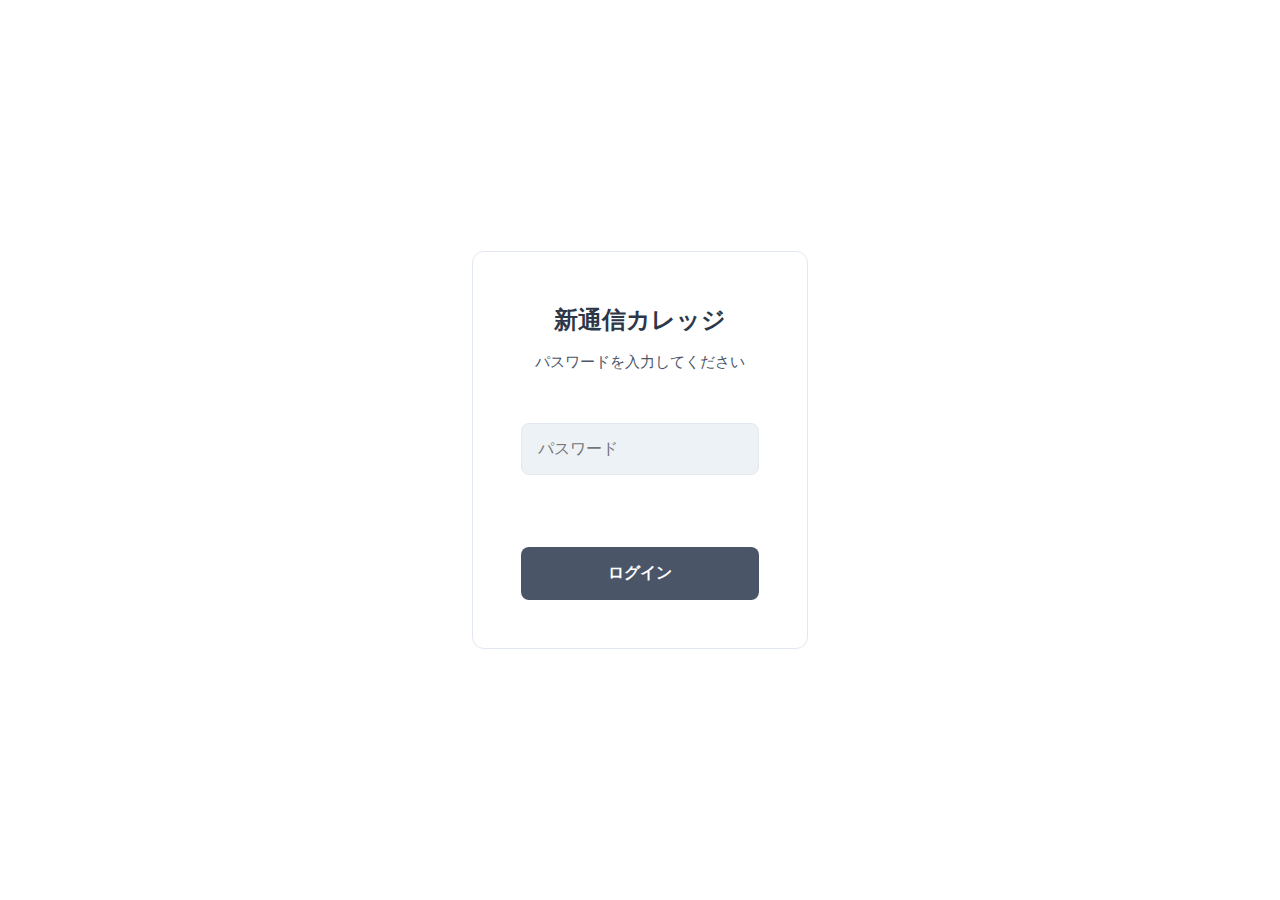
<file: index.html>
<!DOCTYPE html>
<html lang="ja">

<head>
    <meta charset="UTF-8">
    <meta name="viewport" content="width=device-width, initial-scale=1.0">
    <title>通信カレッジ</title>
    <link rel="stylesheet" href="style/styles.css">
    <link rel="preconnect" href="https://fonts.googleapis.com">
    <link rel="preconnect" href="https://fonts.gstatic.com" crossorigin>
    <link href="https://fonts.googleapis.com/css2?family=Inter:wght@300;400;500;600;700&display=swap" rel="stylesheet">
</head>

<body>
    <script>
        if (!sessionStorage.getItem('authToken')) {
            window.location.href = 'login.html';
        }
    </script>
    <div class="container">
        <!-- Header -->
        <header class="header">
            <div class="header-content">
                <h1 class="logo">新・通信カレッジ</h1>
                <div class="search-container">
                    <div class="search-box">
                        <input type="text" id="searchInput" class="search-input" placeholder="文献、カテゴリ、巻で検索...">
                        <span class="search-icon">🔍</span>
                    </div>
                </div>
            </div>
        </header>

        <!-- Breadcrumb Navigation -->
        <nav class="breadcrumb" id="breadcrumb">
            <span class="breadcrumb-item active" data-level="volumes">巻一覧</span>
        </nav>

        <!-- Main Content Area -->
        <main class="main-content">
            <!-- Loading State -->
            <div id="loading" class="loading">
                <div class="spinner"></div>
                <p>読み込み中...</p>
            </div>

            <!-- Volumes View -->
            <div id="volumesView" class="content-view hidden">
                <h2 class="view-title">巻を選択</h2>
                <div id="volumesList" class="cards-grid"></div>
            </div>

            <!-- Themes View -->
            <div id="themesView" class="content-view hidden">
                <div class="view-controls">
                    <button class="back-button" id="backToVolumes">← 巻一覧に戻る</button>
                    <button class="text-button" id="closeAllThemesBtn">全て閉じる</button>
                </div>
                <h2 class="view-title" id="volumeTitle"></h2>
                <div id="themesList" class="cards-grid"></div>
            </div>

            <!-- Titles View -->
            <div id="titlesView" class="content-view hidden">
                <button class="back-button" id="backToThemes">← テーマ一覧に戻る</button>
                <h2 class="view-title" id="themeTitle"></h2>
                <div id="titlesList" class="titles-list"></div>
            </div>

            <!-- Content Modal -->
            <div id="contentModal" class="modal hidden">
                <div class="modal-content">
                    <button class="modal-close" id="closeModal">✕</button>
                    <div class="modal-header">
                        <h3 id="modalTitle"></h3>
                    </div>
                    <div id="modalScrollableArea" class="modal-scrollable-area">
                        <div class="modal-sub-header">
                            <div class="modal-meta" id="modalMeta"></div>
                            <div class="modal-controls">
                                <div class="font-size-controls">
                                    <button class="control-button" id="decreaseFontSize"
                                        title="Diminuir tamanho da fonte">A-</button>
                                    <button class="control-button" id="resetFontSize" title="Tamanho padrão">A</button>
                                    <button class="control-button" id="increaseFontSize"
                                        title="Aumentar tamanho da fonte">A+</button>
                                </div>
                                <button class="control-button translation-button hidden" id="translationButton"
                                    title="Tradução em Português">PT</button>
                            </div>
                        </div>
                        <div class="modal-body" id="modalBody"></div>
                    </div>
                </div>

                <!-- Mobile Navigation Footer -->
                <div id="modalNavFooter" class="modal-nav-footer hidden">
                    <button class="nav-footer-btn" id="prevTitleBtn" title="前のトピック">←</button>
                    <button class="nav-footer-close" id="closeModalFooterBtn" title="閉じる">×</button>
                    <button class="nav-footer-btn" id="nextTitleBtn" title="次のトピック">→</button>
                </div>
            </div>
        </main>

        <!-- History Section -->
        <div id="historySection" class="history-container hidden">
            <div class="history-header" onclick="toggleHistory()">
                <div class="history-title">
                    <span class="history-icon">🕒</span> 最近見た項目
                </div>
                <button id="clearHistoryBtn" class="clear-history-btn"
                    onclick="event.stopPropagation(); clearHistory()">履歴を消去</button>
                <span id="historyArrow" class="accordion-icon">▼</span>
            </div>
            <div id="historyList" class="history-list"></div>
        </div>

        <!-- Statistics Footer -->
        <footer class="stats-footer" id="statsFooter">
            <div class="stats-grid">
                <div class="stat-item">
                    <span class="stat-value" id="totalThemes">0</span>
                    <span class="stat-label">カテゴリ</span>
                </div>
                <div class="stat-item">
                    <span class="stat-value" id="totalTitles">0</span>
                    <span class="stat-label">トピック</span>
                </div>
                <div class="stat-item">
                    <span class="stat-value" id="totalArticles">0</span>
                    <span class="stat-label">文献</span>
                </div>
            </div>
        </footer>
    </div>

    <!-- Go To Top Button -->
    <button id="goToTopBtn" class="go-to-top hidden" title="トップへ戻る">↑</button>

    <script src="js/app.js"></script>
</body>

</html>
</file>
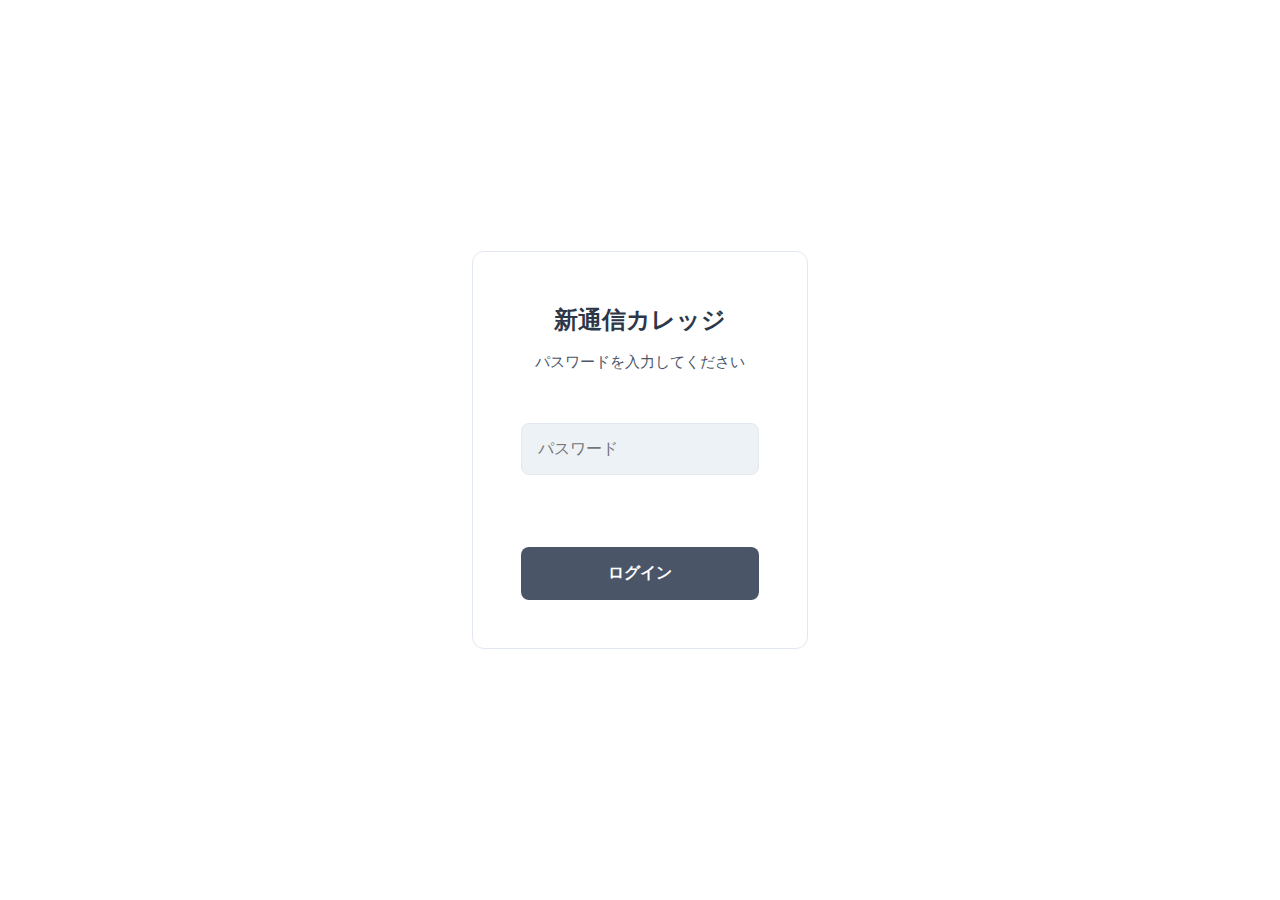
<file: login.html>
<!DOCTYPE html>
<html lang="ja">

<head>
    <meta charset="UTF-8">
    <meta name="viewport" content="width=device-width, initial-scale=1.0">
    <title>ログイン - 新通信カレッジ</title>
    <link rel="stylesheet" href="style/styles.css">
    <link rel="preconnect" href="https://fonts.googleapis.com">
    <link rel="preconnect" href="https://fonts.gstatic.com" crossorigin>
    <link href="https://fonts.googleapis.com/css2?family=Inter:wght@300;400;500;600;700&display=swap" rel="stylesheet">
</head>

<body class="login-body">
    <div class="login-container">
        <div class="login-card">
            <h1 class="login-title">新通信カレッジ</h1>
            <p class="login-subtitle">パスワードを入力してください</p>

            <form id="loginForm" class="login-form">
                <div class="input-group">
                    <input type="password" id="passwordInput" placeholder="パスワード" required>
                </div>
                <p id="errorMessage" class="error-message hidden">パスワードが間違っています</p>
                <button type="submit" class="login-button">ログイン</button>
            </form>
        </div>
    </div>

    <script>
        document.getElementById('loginForm').addEventListener('submit', function (e) {
            e.preventDefault();
            const password = document.getElementById('passwordInput').value;
            const errorMessage = document.getElementById('errorMessage');

            if (password === 'Mioshie?567') {
                sessionStorage.setItem('authToken', 'true');
                window.location.href = 'index.html';
            } else {
                errorMessage.classList.remove('hidden');
                document.getElementById('passwordInput').value = '';
                document.getElementById('passwordInput').focus();
            }
        });
    </script>
</body>

</html>
</file>
<file: style/styles.css>
/* ============================================
   RESET & VARIABLES
   ============================================ */
* {
    margin: 0;
    padding: 0;
    box-sizing: border-box;
}

:root {
    /* Colors - Nordic Minimalist Palette */
    --primary: #4A5568;
    /* Slate gray/blue accent, simpler than bright blue */
    --primary-light: #718096;
    --primary-dark: #2D3748;

    --bg-primary: #FFFFFF;
    /* Cleaner, pure white background */
    --bg-secondary: #F7FAFC;
    /* Very subtle light gray */
    --bg-tertiary: #EDF2F7;
    --bg-card: #FFFFFF;

    --text-primary: #2D3748;
    /* Dark slate for softer contrast than pure black */
    --text-secondary: #4A5568;
    --text-tertiary: #A0AEC0;

    --border: #E2E8F0;
    --border-hover: #CBD5E0;

    /* Spacing - More generous for mobile */
    --spacing-xs: 8px;
    --spacing-sm: 16px;
    --spacing-md: 24px;
    --spacing-lg: 32px;
    --spacing-xl: 48px;

    /* Border Radius - Moderate curves */
    --radius-sm: 6px;
    --radius-md: 8px;
    --radius-lg: 12px;

    /* Typography */
    --font-base: 16px;
    --line-height-base: 1.7;
    --line-height-heading: 1.3;

    /* Transitions */
    --transition-fast: 150ms ease;
    --transition-base: 250ms ease;
}

/* ============================================
   BASE STYLES
   ============================================ */
body {
    font-family: -apple-system, BlinkMacSystemFont, "Segoe UI", Roboto, "Helvetica Neue", Arial, sans-serif;
    background: var(--bg-primary);
    color: var(--text-primary);
    min-height: 100vh;
    line-height: var(--line-height-base);
    font-size: var(--font-base);
    overflow-x: hidden;
    -webkit-font-smoothing: antialiased;
    -moz-osx-font-smoothing: grayscale;
}

.container {
    max-width: 1200px;
    margin: 0 auto;
    padding: var(--spacing-lg);
}

/* ============================================
   HEADER
   ============================================ */
.header {
    background: transparent;
    border: none;
    border-radius: 0;
    padding: var(--spacing-lg) 0;
    margin-bottom: var(--spacing-md);
    border-bottom: 1px solid var(--border);
}

.header-content {
    display: flex;
    align-items: center;
    gap: var(--spacing-lg);
    flex-wrap: wrap;
}

.logo {
    font-size: 1.75rem;
    font-weight: 600;
    color: var(--text-primary);
    /* Sober color */
    display: flex;
    align-items: center;
    gap: var(--spacing-sm);
    flex-shrink: 0;
    letter-spacing: -0.02em;
}

.search-container {
    position: relative;
    flex: 1;
    min-width: 250px;
    max-width: 500px;
}

.search-box {
    position: relative;
    width: 100%;
}

.search-input {
    width: 100%;
    padding: var(--spacing-sm) var(--spacing-lg);
    padding-right: 3rem;
    background: var(--bg-tertiary);
    /* Muted background */
    border: 1px solid transparent;
    border-radius: var(--radius-md);
    color: var(--text-primary);
    font-size: 0.95rem;
    transition: all var(--transition-base);
}

.search-input:focus {
    outline: none;
    border-color: var(--border);
    background: var(--bg-secondary);
    box-shadow: 0 0 0 2px var(--shadow);
}

.search-input::placeholder {
    color: var(--text-tertiary);
}

.search-icon {
    position: absolute;
    right: var(--spacing-sm);
    top: 50%;
    transform: translateY(-50%);
    font-size: 1.1rem;
    pointer-events: none;
    opacity: 0.4;
}

/* ============================================
   BREADCRUMB
   ============================================ */
.breadcrumb {
    display: flex;
    gap: var(--spacing-sm);
    padding: var(--spacing-sm) 0;
    margin-bottom: var(--spacing-md);
    font-size: 0.9rem;
    flex-wrap: wrap;
}

.breadcrumb-item {
    color: var(--text-tertiary);
    cursor: pointer;
    transition: color var(--transition-fast);
    padding: var(--spacing-xs) var(--spacing-sm);
    border-radius: var(--radius-sm);
}

.breadcrumb-item:hover {
    color: var(--text-primary);
    background: var(--bg-tertiary);
}

.breadcrumb-item.active {
    color: var(--text-primary);
    font-weight: 500;
}

.breadcrumb-item:not(:last-child)::after {
    content: '/';
    margin-left: var(--spacing-sm);
    color: var(--border);
}

/* ============================================
   MAIN CONTENT
   ============================================ */
.main-content {
    min-height: 60vh;
    position: relative;
}

.content-view {
    animation: fadeIn var(--transition-base);
}

.content-view.hidden {
    display: none;
}

.view-title {
    font-size: 1.75rem;
    font-weight: 600;
    margin-bottom: var(--spacing-lg);
    color: var(--text-primary);
    letter-spacing: -0.02em;
}

/* ============================================
   CARDS GRID
   ============================================ */
.cards-grid {
    display: grid;
    /* Create a responsive grid that fits more items (thinner cards) */
    grid-template-columns: repeat(auto-fill, minmax(240px, 1fr));
    gap: var(--spacing-md);
}

/* Specific Layout Overrides */
#volumesList {
    grid-template-columns: 1fr;
}

#themesList {
    grid-template-columns: 1fr;
}

@media (max-width: 768px) {
    #themesList {
        grid-template-columns: 1fr;
    }
}

.card {
    background: var(--bg-card);
    border: 1px solid var(--border);
    border-radius: var(--radius-md);
    padding: var(--spacing-md);
    cursor: default;
    /* Changed from pointer since it's not clickable */
    transition: all var(--transition-base);
    position: relative;
    display: flex;
    flex-direction: column;
    justify-content: center;
    min-height: auto;
    /* Removed fixed height constraints */
}

/* Removed .card.expanded style as expansion is no longer dynamic */

/* Removed .card:hover style to remove interaction hint */

.card-title {
    font-size: 1.0625rem;
    font-weight: 600;
    margin-bottom: var(--spacing-xs);
    color: var(--text-primary);
    line-height: var(--line-height-heading);
}

.card-subtitle {
    font-size: 0.85rem;
    color: var(--text-secondary);
    display: flex;
    align-items: center;
    gap: var(--spacing-xs);
}

.card-header-content {
    display: flex;
    justify-content: space-between;
    align-items: center;
    width: 100%;
}

.card-info {
    flex: 1;
}

.accordion-icon {
    font-size: 0.8rem;
    color: var(--text-tertiary);
    transition: transform var(--transition-base);
    margin-left: var(--spacing-sm);
}

.card.expanded {
    background: var(--bg-card);
}

.card.expanded .accordion-icon {
    transform: rotate(180deg);
    color: var(--primary);
}

.titles-container {
    display: block;
    /* Sempre visível - sem accordion */
    margin-top: var(--spacing-sm);
    padding-top: var(--spacing-sm);
    border-top: 1px solid var(--border);
}

/* Ocultar ícone de accordion já que não há mais expansão */
.accordion-icon {
    display: none;
}

/* Hide empty container to prevent unwanted whitespace */
.titles-container:empty {
    display: none !important;
    margin: 0 !important;
    padding: 0 !important;
    border: none !important;
}

/* ============================================
   TITLES LIST
   ============================================ */
.titles-list {
    display: flex;
    flex-direction: column;
    gap: var(--spacing-sm);
}

@media (max-width: 768px) {
    .titles-list {
        display: flex;
        /* Keep as flex list on mobile too */
    }
}

.title-item {
    background: var(--bg-card);
    border: 1px solid var(--border);
    border-radius: var(--radius-md);
    padding: var(--spacing-sm) var(--spacing-md);
    cursor: pointer;
    transition: all var(--transition-base);
    /* Updated transition to all for hover effects */
    display: flex;
    flex-direction: column;
}

.title-item:hover {
    background-color: var(--bg-card);
    /* Keep bg-card but rely on border/shadow change */
    border-color: var(--primary-light);
    /* Highlight border on hover */
    transform: translateY(-2px);
    /* Add lift effect like cards */
    box-shadow: 0 4px 12px var(--shadow-hover);
}

/* Removed first-child border-top override as now all items have full borders */

.title-item-header {
    display: flex;
    justify-content: space-between;
    align-items: center;
    width: 100%;
    margin-bottom: 0;
    gap: var(--spacing-md);
}

.title-item-name {
    font-size: 1rem;
    font-weight: 500;
    color: var(--text-primary);
    flex: 1;
}

.title-item-badge {
    background: var(--bg-tertiary);
    color: var(--text-secondary);
    padding: 2px 8px;
    border-radius: 12px;
    font-size: 0.8rem;
    font-weight: 400;
    white-space: nowrap;
    border: 1px solid var(--border);
}

.title-item-publications {
    font-size: 0.85rem;
    color: var(--text-tertiary);
    margin-top: var(--spacing-xs);
}

/* ============================================
   BUTTONS
   ============================================ */
.back-button {
    background: var(--bg-tertiary);
    border: 1px solid var(--border);
    color: var(--text-primary);
    padding: 12px var(--spacing-md);
    border-radius: var(--radius-md);
    cursor: pointer;
    font-size: 0.9375rem;
    font-weight: 500;
    transition: all var(--transition-base);
    display: inline-flex;
    align-items: center;
    margin-bottom: var(--spacing-md);
    min-height: 44px;
}

.view-controls {
    display: flex;
    justify-content: space-between;
    align-items: center;
    width: 100%;
    gap: var(--spacing-sm);
}

.text-button {
    background: var(--bg-card);
    border: 1px solid var(--border);
    color: var(--text-secondary);
    font-size: 0.9375rem;
    font-weight: 500;
    cursor: pointer;
    padding: 12px var(--spacing-md);
    border-radius: var(--radius-md);
    transition: all var(--transition-base);
    min-height: 44px;
}

.text-button:hover {
    background: var(--bg-tertiary);
    color: var(--text-primary);
    border-color: var(--border-hover);
}

.back-button:hover {
    background: var(--bg-card);
    border-color: var(--primary);
}

/* ============================================
   MODAL
   ============================================ */
.modal {
    position: fixed;
    top: 0;
    left: 0;
    right: 0;
    bottom: 0;
    background: hsla(0, 0%, 20%, 0.4);
    backdrop-filter: blur(8px);
    z-index: 1000;
    display: flex;
    align-items: center;
    justify-content: center;
    padding: var(--spacing-lg);
    animation: fadeIn var(--transition-base);
}

.modal.hidden {
    display: none;
}

.modal-content {
    background: var(--bg-secondary);
    border: 1px solid var(--border);
    border-radius: var(--radius-lg);
    max-width: 900px;
    width: 100%;
    max-height: 85vh;
    overflow-y: auto;
    position: relative;
    box-shadow: 0 24px 96px var(--shadow);
}

.modal-close {
    position: absolute;
    top: 10px;
    right: 20px;
    /* User requested specific position */
    background: transparent;
    border: none;
    width: 36px;
    height: 36px;
    border-radius: var(--radius-md);
    flex-shrink: 0;
    cursor: pointer;
    display: flex;
    align-items: center;
    justify-content: center;
    font-size: 1.2rem;
    color: var(--text-secondary);
    transition: all var(--transition-fast);
    z-index: 20;
}

.modal-close:hover {
    background: var(--primary);
    transform: rotate(90deg);
}

.modal-header {
    padding: var(--spacing-xl) var(--spacing-xl) var(--spacing-lg);
    border-bottom: 1px solid var(--border);
}

.modal-header h3 {
    font-size: 1.75rem;
    font-weight: 700;
    margin-bottom: var(--spacing-sm);
    color: var(--text-primary);
}

.modal-meta {
    display: flex;
    flex-wrap: wrap;
    gap: var(--spacing-sm);
    font-size: 0.9rem;
    color: var(--text-secondary);
}

.modal-meta-item {
    background: var(--bg-tertiary);
    padding: var(--spacing-xs) var(--spacing-sm);
    border-radius: var(--radius-sm);
}

.modal-meta-link {
    cursor: pointer;
    transition: all var(--transition-fast);
}

.modal-meta-link:hover {
    background: var(--primary);
    color: white;
    transform: translateY(-1px);
}

.modal-controls {
    display: flex;
    gap: var(--spacing-md);
    align-items: center;
    margin-top: var(--spacing-md);
    flex-wrap: wrap;
}

.font-size-controls {
    display: flex;
    gap: var(--spacing-xs);
}

.control-button {
    background: var(--bg-tertiary);
    border: 1px solid var(--border);
    color: var(--text-primary);
    padding: 10px 14px;
    border-radius: var(--radius-md);
    font-size: 0.9375rem;
    font-weight: 500;
    cursor: pointer;
    transition: all var(--transition-base);
    min-width: 44px;
    min-height: 44px;
    display: inline-flex;
    align-items: center;
    justify-content: center;
}

.control-button:hover {
    background: var(--primary);
    color: white;
    border-color: var(--primary);
}

.control-button.active {
    background: var(--primary);
    color: white;
    border-color: var(--primary);
}

.translation-button.hidden {
    display: none;
}

.modal-body {
    padding: var(--spacing-xl);
}

.publication {
    margin-bottom: var(--spacing-xl);
    padding-bottom: var(--spacing-xl);
    border-bottom: 1px solid var(--border);
}

.publication:last-child {
    margin-bottom: 0;
    padding-bottom: 0;
    border-bottom: none;
}

.publication-header {
    font-size: 0.95rem;
    font-weight: 600;
    color: var(--primary);
    margin-bottom: var(--spacing-md);
    padding: var(--spacing-sm) var(--spacing-md);
    background: var(--bg-secondary);
    border-radius: var(--radius-sm);
    border-left: 3px solid var(--primary);
}

.publication-content {
    font-size: 1em;
    line-height: 1.8;
    color: var(--text-secondary);
    white-space: pre-wrap;
}

/* Wrapper for content below header */
.modal-scrollable-area {
    /* Default behavior for desktop (lets modal-content handle scroll if needed, 
       or we can make this the scroller for desktop too if we want fixed header on desktop) 
       For now, let's keep desktop simple: modal-content scrolls everything. elements just stack.
    */
    width: 100%;
}

.modal-sub-header {
    padding: 0 var(--spacing-xl);
    /* Match modal-body horizontal padding */
    margin-bottom: var(--spacing-md);
}

/* ============================================
   MODAL NAVIGATION
   ============================================ */
.modal-nav {
    display: flex;
    flex-wrap: wrap;
    gap: var(--spacing-sm);
    margin-bottom: var(--spacing-lg);
    padding-bottom: var(--spacing-lg);
    border-bottom: 1px solid var(--border);
}

.modal-nav-item {
    background: var(--bg-tertiary);
    border: 1px solid var(--border);
    color: var(--text-secondary);
    padding: var(--spacing-sm) var(--spacing-md);
    border-radius: 20px;
    font-size: 0.9rem;
    cursor: pointer;
    transition: all var(--transition-fast);
}

.modal-nav-item:hover {
    background: var(--primary);
    color: white;
    border-color: var(--primary);
    transform: translateY(-2px);
}

/* ============================================
   LOADING
   ============================================ */
.loading {
    display: flex;
    flex-direction: column;
    align-items: center;
    justify-content: center;
    padding: var(--spacing-xl);
    gap: var(--spacing-md);
}

.loading.hidden {
    display: none;
}

.spinner {
    width: 50px;
    height: 50px;
    border: 4px solid var(--border);
    border-top-color: var(--primary);
    border-radius: 50%;
    animation: spin 1s linear infinite;
}

@keyframes spin {
    to {
        transform: rotate(360deg);
    }
}

/* ============================================
   STATS FOOTER
   ============================================ */
.stats-footer {
    margin-top: var(--spacing-xl);
    padding: var(--spacing-lg) 0;
    background: transparent;
    border-top: 1px solid var(--border);
    /* Minimal separator */
    border-radius: 0;
}

.stats-grid {
    display: flex;
    justify-content: center;
    gap: var(--spacing-xl);
    flex-wrap: wrap;
    text-align: center;
}

.stat-item {
    display: flex;
    flex-direction: row;
    align-items: baseline;
    gap: var(--spacing-xs);
}

.stat-label {
    font-size: 0.75rem;
    color: var(--text-tertiary);
    text-transform: uppercase;
    letter-spacing: 0.05em;
    font-weight: 500;
}

.stat-value {
    font-size: 1.1rem;
    font-weight: 600;
    color: var(--text-secondary);
    /* Discrete color */
}

/* ============================================
   ANIMATIONS
   ============================================ */
@keyframes fadeIn {
    from {
        opacity: 0;
        transform: translateY(20px);
    }

    to {
        opacity: 1;
        transform: translateY(0);
    }
}

/* ============================================
   RESPONSIVE
   ============================================ */
@media (max-width: 768px) {
    .container {
        padding: var(--spacing-sm);
    }

    .header,
    .header-content {
        display: contents;
        /* Remove wrapper box specificities to let sticky work relative to body/container */
    }

    .logo {
        font-size: 1.5rem;
        display: block;
        padding: var(--spacing-md);
        width: 100%;
        background: var(--bg-primary);
        /* Ensure bg if needed */
    }

    .search-container {
        position: sticky;
        top: 0;
        z-index: 99;
        background: var(--bg-primary);
        /* Opaque background for sticky state */
        padding: var(--spacing-sm) var(--spacing-md) var(--spacing-md);
        /* Add padding around search bar */
        width: 100%;
        border-bottom: 1px solid var(--border);
        margin-bottom: var(--spacing-md);
        /* Reset flex props since parent is effectively gone/contents */
        flex: none;
        max-width: none;
    }

    .view-title {
        font-size: 1.5rem;
        margin-bottom: var(--spacing-md);
    }

    .card {
        padding: var(--spacing-md);
    }

    .card-title {
        font-size: 1rem;
    }

    /* Ensure all touch targets are at least 44px */
    button,
    .control-button,
    .text-button,
    .back-button {
        min-height: 44px;
    }

    .modal-content {
        max-height: 95vh;
    }

    .modal-header,
    .modal-body {
        padding: var(--spacing-lg);
    }
}

/* ============================================
   SCROLLBAR
   ============================================ */
::-webkit-scrollbar {
    width: 8px;
}

::-webkit-scrollbar-track {
    background: var(--bg-secondary);
}

::-webkit-scrollbar-thumb {
    background: var(--border);
    border-radius: 4px;
}

::-webkit-scrollbar-thumb:hover {
    background: var(--primary);
}

/* Separator Item */
.separator-item {
    height: 1px;
    width: 100%;
    margin: var(--spacing-sm) 0;
    pointer-events: none;
    border-top: 1px dashed var(--border);
    opacity: 0.6;
}

/* ============================================
   LOGIN PAGE
   ============================================ */
.login-body {
    background: var(--bg-primary);
    display: flex;
    align-items: center;
    justify-content: center;
    min-height: 100vh;
}

.login-container {
    width: 100%;
    max-width: 400px;
    padding: var(--spacing-lg);
}

.login-card {
    background: var(--bg-card);
    padding: var(--spacing-xl);
    border-radius: var(--radius-lg);
    border: 1px solid var(--border);
    box-shadow: 0 4px 24px var(--shadow);
    text-align: center;
}

.login-title {
    font-size: 1.5rem;
    font-weight: 700;
    color: var(--text-primary);
    margin-bottom: var(--spacing-xs);
}

.login-subtitle {
    font-size: 0.95rem;
    color: var(--text-secondary);
    margin-bottom: var(--spacing-xl);
}

.login-form {
    display: flex;
    flex-direction: column;
    gap: var(--spacing-md);
}

.input-group {
    text-align: left;
}

.login-form input {
    width: 100%;
    padding: var(--spacing-sm);
    border: 1px solid var(--border);
    border-radius: var(--radius-md);
    font-size: 1rem;
    background: var(--bg-tertiary);
    transition: all var(--transition-base);
}

.login-form input:focus {
    outline: none;
    border-color: var(--primary);
    background: var(--bg-secondary);
    box-shadow: 0 0 0 2px var(--shadow);
}

.login-button {
    background: var(--primary);
    color: white;
    border: none;
    padding: var(--spacing-sm);
    border-radius: var(--radius-md);
    font-size: 1rem;
    font-weight: 600;
    cursor: pointer;
    transition: all var(--transition-base);
}

.login-button:hover {
    background: var(--primary-dark);
    transform: translateY(-1px);
}

/* Error Message */
.error-message {
    color: #e53935;
    /* Red */
    font-size: 0.9rem;
    margin-top: -0.5rem;
    margin-bottom: 0.5rem;
    min-height: 1.4em;
}

.error-message.hidden {
    visibility: hidden;
}

/* Go To Top Button */
.go-to-top {
    position: fixed;
    bottom: 30px;
    right: 30px;
    width: 50px;
    height: 50px;
    background: var(--primary);
    color: white;
    border: none;
    border-radius: 50%;
    font-size: 1.5rem;
    font-weight: bold;
    cursor: pointer;
    box-shadow: 0 4px 12px var(--shadow);
    transition: all var(--transition-base);
    z-index: 1000;
    display: flex;
    justify-content: center;
    align-items: center;
    opacity: 0;
    pointer-events: none;
    transform: translateY(20px);
}

.go-to-top.visible {
    opacity: 1;
    pointer-events: auto;
    transform: translateY(0);
}

.go-to-top:hover {
    background: var(--primary-dark);
    transform: translateY(-5px);
    box-shadow: 0 6px 16px var(--shadow-hover);
}

/* ============================================
   HISTORY SECTION
   ============================================ */
.history-container {
    background: var(--bg-card);
    border: 1px solid var(--border);
    border-radius: var(--radius-md);
    margin-bottom: var(--spacing-xl);
    margin-top: var(--spacing-xl);
    overflow: hidden;
}

.history-header {
    display: flex;
    justify-content: space-between;
    align-items: center;
    padding: var(--spacing-md) var(--spacing-lg);
    cursor: pointer;
    background: var(--bg-secondary);
    transition: background var(--transition-base);
}

.history-header:hover {
    background: var(--bg-tertiary);
}

.history-title {
    font-size: 0.95rem;
    font-weight: 600;
    color: var(--text-primary);
    display: flex;
    align-items: center;
    gap: var(--spacing-xs);
}

.history-list {
    display: none;
    padding: var(--spacing-md);
    background: var(--bg-card);
}

.history-list.open {
    display: grid;
    grid-template-columns: repeat(auto-fill, minmax(280px, 1fr));
    gap: var(--spacing-sm);
    border-top: 1px solid var(--border);
    animation: fadeIn var(--transition-fast);
}

.history-item {
    padding: var(--spacing-sm) var(--spacing-md);
    background: var(--bg-primary);
    border: 1px solid var(--border);
    border-radius: var(--radius-sm);
    font-size: 0.9rem;
    cursor: pointer;
    transition: all var(--transition-base);
    display: flex;
    flex-direction: column;
    gap: 2px;
}

.history-item-title {
    font-weight: 500;
    color: var(--text-secondary);
    white-space: nowrap;
    overflow: hidden;
    text-overflow: ellipsis;
}

.history-item-path {
    font-size: 0.75rem;
    color: var(--text-tertiary);
    white-space: nowrap;
    overflow: hidden;
    text-overflow: ellipsis;
}

.history-item:hover {
    border-color: var(--primary);
    background: var(--bg-secondary);
    transform: translateX(2px);
}


.history-item:hover .history-item-title {
    color: var(--primary);
}

/* =========================================
   Modal Navigation (Collapsible)
   ========================================= */
.modal-nav-container {
    margin-bottom: var(--spacing-lg);
    border: 1px solid var(--border);
    border-radius: var(--radius-md);
    overflow: hidden;
    background: var(--bg-tertiary);
}

.modal-nav-toggle {
    width: 100%;
    display: flex;
    justify-content: space-between;
    align-items: center;
    padding: var(--spacing-sm) var(--spacing-md);
    background: var(--bg-tertiary);
    border: none;
    color: var(--text-primary);
    font-weight: 600;
    cursor: pointer;
    text-align: left;
    transition: background-color var(--transition-fast);
}

.modal-nav-toggle:hover {
    background: var(--bg-hover);
}

.modal-nav-toggle .chevron {
    transition: transform var(--transition-normal);
}

.modal-nav-toggle.active .chevron {
    transform: rotate(180deg);
}

.modal-nav-content {
    background: var(--bg-primary);
    max-height: 0;
    overflow: hidden;
    transition: max-height var(--transition-normal) ease-out;
    border-top: 1px solid transparent;
}

.modal-nav-content.open {
    /* Large enough to fit content but restricted if too long */
    border-top-color: var(--border);
}

.modal-nav {
    display: flex;
    flex-wrap: wrap;
    gap: var(--spacing-sm);
    padding: var(--spacing-md);
}

.modal-nav-item {
    background: var(--bg-tertiary);
    border: 1px solid var(--border);
    padding: var(--spacing-xs) var(--spacing-sm);
    border-radius: var(--radius-full);
    font-size: 0.85rem;
    color: var(--text-secondary);
    cursor: pointer;
    transition: all var(--transition-fast);
    /* Prevent shrinking */
    flex-shrink: 0;
}


.modal-nav-item:hover {
    background: var(--primary);
    color: white;
    border-color: var(--primary);
    transform: translateY(-1px);
}

/* =========================================
   Clear History Button
   ========================================= */
.clear-history-btn {
    background: transparent;
    border: 1px solid var(--border);
    color: var(--text-tertiary);
    font-size: 0.75rem;
    padding: 2px 8px;
    border-radius: var(--radius-sm);
    cursor: pointer;
    margin-left: auto;
    margin-right: var(--spacing-sm);
    transition: all var(--transition-fast);
}


.clear-history-btn:hover {
    background: var(--error);
    color: white;
    border-color: var(--error);
}

/* =========================================
   Mobile Fullscreen Modal & Nav Footer
   ========================================= */

/* Mobile Fullscreen Modal */
@media (max-width: 1200px) {
    .modal {
        padding: 0 !important;
        align-items: flex-start;
        /* Ensure top alignment */
    }

    .modal-content {
        width: 100vw !important;
        height: 100vh !important;
        max-width: none !important;
        max-height: none !important;
        border-radius: 0 !important;
        margin: 0 !important;
        top: 0 !important;
        left: 0 !important;
        display: flex;
        flex-direction: column;
        overflow: hidden !important;
        /* Prevent outer scroll so header sticks */
    }

    .modal-scrollable-area {
        flex: 1;
        overflow-y: auto;
        -webkit-overflow-scrolling: touch;
        display: flex;
        flex-direction: column;
        width: 100%;
    }

    .modal-header {
        border-radius: 0;
        flex-shrink: 0;
        padding: 16px 60px 16px 20px;
        border-bottom: 1px solid var(--border);
        background: var(--bg-secondary);
        z-index: 10;
        box-shadow: 0 1px 3px rgba(0, 0, 0, 0.05);
    }

    .modal-header h3 {
        margin-bottom: 0;
        font-size: 1.25rem;
        line-height: 1.3;
    }

    .modal-sub-header {
        padding: var(--spacing-lg) var(--spacing-lg) 0;
        background: var(--bg-secondary);
    }

    .modal-body {
        padding: var(--spacing-lg);
        flex: 0 0 auto;
        /* Let it grow with content */
        overflow: visible;
        /* Scroll is handled by parent */
        padding-bottom: 80px;
        /* Space for footer */
    }

    /* Hide the header close button on mobile to avoid duplication/layout issues */
    .modal-header .close-modal {
        display: none;
    }
}

/* Navigation Footer (Discrete) */
/* Navigation Footer (Integrated) */
.modal-nav-footer {
    position: fixed;
    /* Keep fixed to stay visible on top of content */
    bottom: 0;
    left: 0;
    width: 100%;
    display: flex;
    justify-content: center;
    /* Center buttons */
    align-items: center;
    gap: 32px;
    /* Larger gap for easier access */
    padding: 12px 20px;
    background: var(--bg-secondary);
    /* Match modal bg */
    backdrop-filter: none;
    border-radius: 0;
    /* Full width, no radius */
    box-shadow: 0 -4px 20px rgba(0, 0, 0, 0.05);
    z-index: 9999;
    transition: transform 0.3s ease;
    border: none;
    border-top: 1px solid var(--border);
    transform: translateY(0);
}

.modal-nav-footer.hidden {
    transform: translateY(100%);
    opacity: 1;
    /* formatting fix: opacity not needed with translate off-screen */
    pointer-events: none;
}

/* Dark mode support for footer */
/* Dark mode support for footer - Override to keep WHITE as requested */
@media (prefers-color-scheme: dark) {
    .modal-nav-footer {
        background: rgba(255, 255, 255, 0.95) !important;
        border-color: rgba(255, 255, 255, 0.1);
    }

    .nav-footer-btn {
        color: #333 !important;
        /* Force dark icons on white bg in dark mode */
    }

    .nav-footer-close {
        color: #333 !important;
    }
}

.nav-footer-btn {
    background: transparent;
    border: none;
    color: #333;
    /* Explicitly dark for white background */
    font-size: 1.25rem;
    cursor: pointer;
    padding: 4px 8px;
    border-radius: var(--radius-md);
    display: flex;
    align-items: center;
    justify-content: center;
    transition: background 0.2s;
}

.nav-footer-btn:disabled {
    opacity: 0.3;
    cursor: not-allowed;
    color: var(--text-tertiary);
}

.nav-footer-btn:not(:disabled):hover {
    background: rgba(0, 0, 0, 0.05);
}

.nav-footer-close {
    font-size: 1rem;
    background: rgba(0, 0, 0, 0.05);
    width: 32px;
    height: 32px;
    border-radius: var(--radius-md);
    border: none;
    cursor: pointer;
    display: flex;
    align-items: center;
    justify-content: center;
    color: #333;
    /* Explicitly dark */
    transition: transform var(--transition-fast), background-color var(--transition-fast);
}

.nav-footer-close:hover {
    transform: scale(1.1);
    background: rgba(0, 0, 0, 0.1);
}

/* ============================================
   SEARCH HIGHLIGHT
   ============================================ */
.search-highlight {
    animation: highlightPulse 2s ease-in-out;
    background: linear-gradient(90deg,
            rgba(46, 91, 255, 0.1),
            rgba(46, 91, 255, 0.2),
            rgba(46, 91, 255, 0.1)) !important;
    border-color: var(--primary) !important;
    box-shadow: 0 0 0 3px rgba(46, 91, 255, 0.1);
}

@keyframes highlightPulse {

    0%,
    100% {
        background: var(--bg-card);
        box-shadow: 0 0 0 0 rgba(46, 91, 255, 0);
    }

    50% {
        background: linear-gradient(90deg,
                rgba(46, 91, 255, 0.15),
                rgba(46, 91, 255, 0.25),
                rgba(46, 91, 255, 0.15));
        box-shadow: 0 0 0 4px rgba(46, 91, 255, 0.2);
    }
}
</file>
